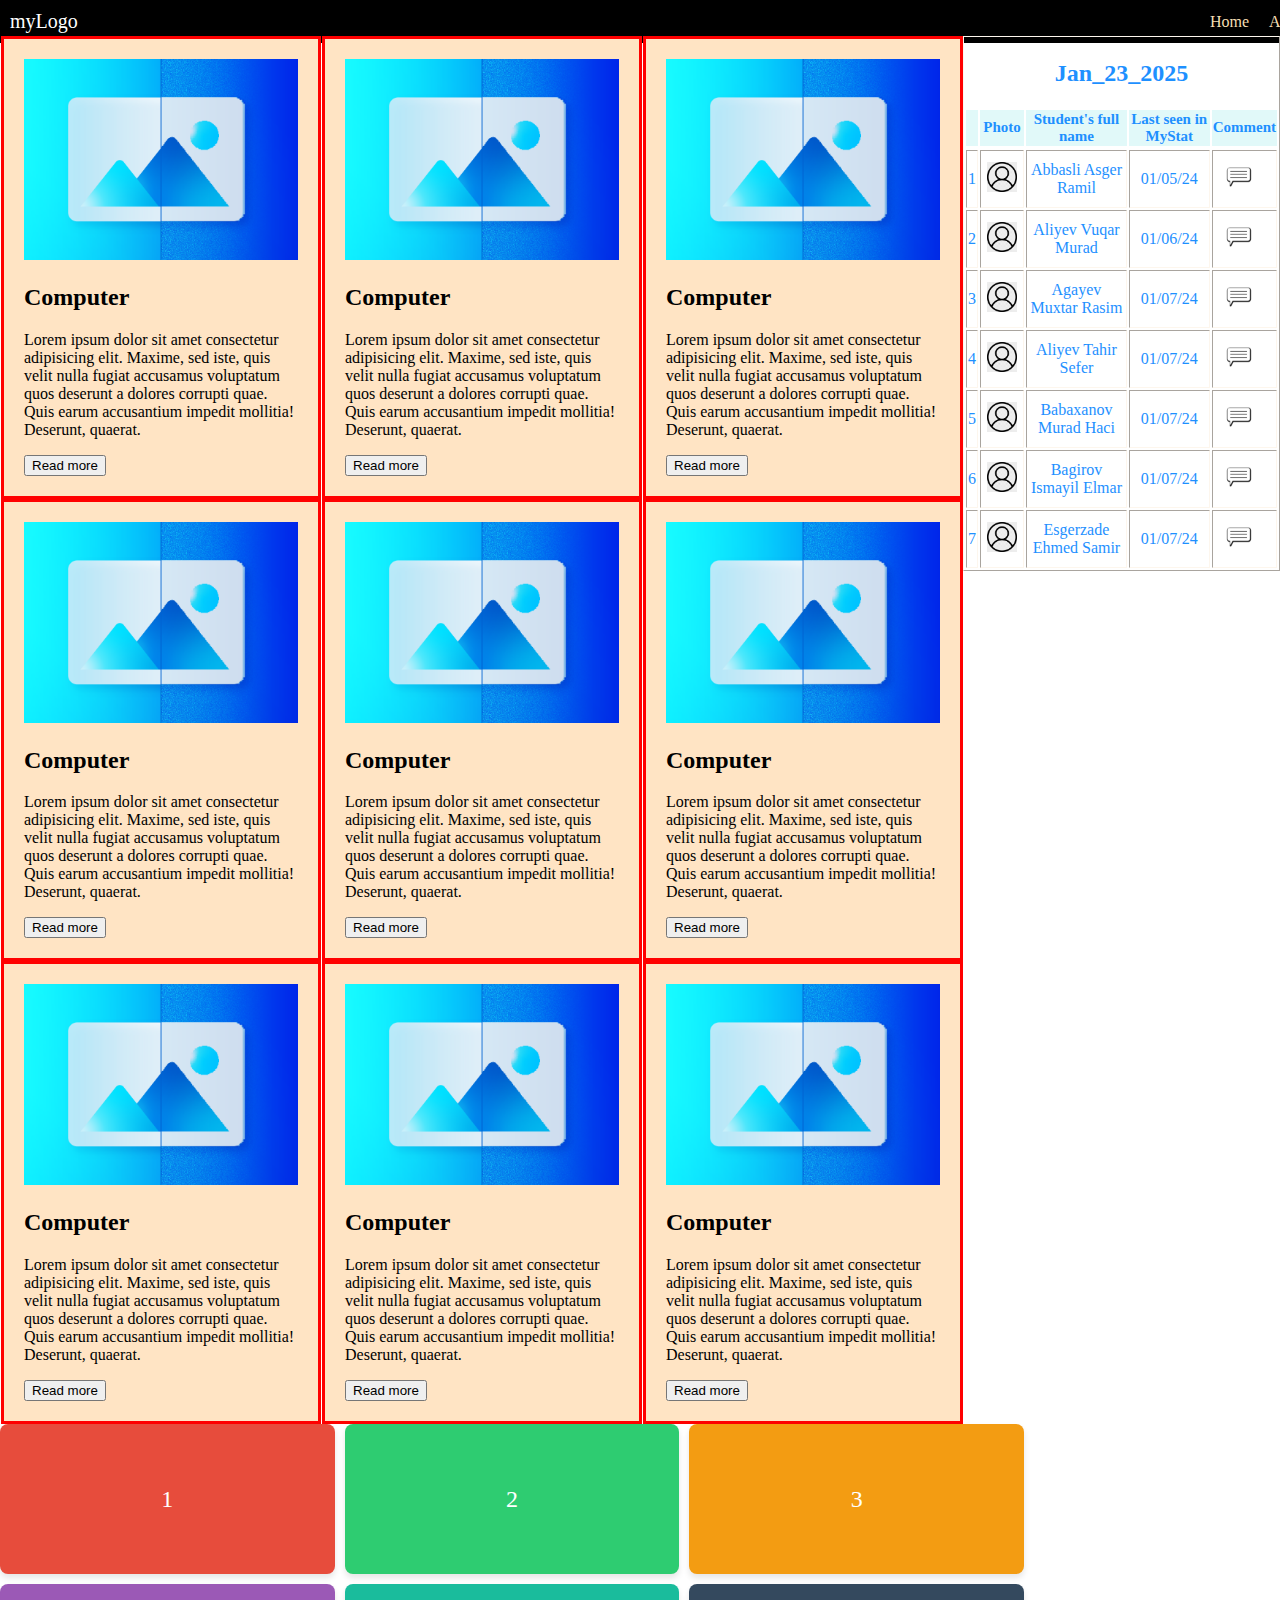
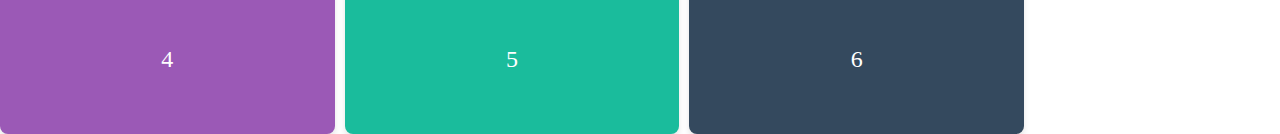
<file: index.html>
<!DOCTYPE html>
<html lang="en">
<head>
    <meta charset="UTF-8">
    <meta name="viewport" content="width=device-width, initial-scale=1.0">
    <title>Document</title>
</head>
<body>
    
<style>
    body{
        margin: 0;
    }

.navbar{
        display: flex;
        background-color: #333;
        padding: 10px;
    }

    .logo{
        color: white;
        text-decoration: none;
        font-size: 20px;
        margin-right: auto;
    }

    .nav-links{
        display: flex;
        list-style: none;
        padding: 0;
        margin:0;
        margin-left: 1200px;
        margin-top: -35px;
    }

    .nav-links a{
        text-decoration: none;
        color: wheat;
        padding: 5px 10px;
    
    }

    .nav-links a:hover{
        background-color: #575757;
        border-radius: 5px;
        
        
    }

    .nav-links li{
        margin: 5px 0;
    }
    .navbar:hover{
        background-color: black;
    }
    .logo:hover{
        color: red;
        
    }

.card{
    margin-left: 1px;
    border-color: black 2px;
    height: 10%;
    width: 10%;
    padding: 20px;
    float: left;
    box-sizing: border-box;
    border: 3px red solid;
    
}

img{
    height: 100%;
    width: 100%;
}
.button{
    background-color: whitesmoke;
    color: black;
    width: 50%;
    border-radius: 5px;
}    

button:hover{
    background-color: cadetblue;
    color: red;
    width: 40%;
    border-radius: 3px;
}

@media only screen and (max-width: 800px) {
    .card{
        box-sizing: border-box;
        float: left;
        height: 10%;
        width: 100%;
        border: 3px solid red;
        margin-top: 20px;
        padding: 20px;
        background-color: bisque;

    }
}

@media only screen and (min-width: 800px) {
    .card{
        box-sizing: border-box;
        float: left;
        height: 10%;
        width: 25%;
        border: 3px solid red;
        padding: 20px;
        background-color: bisque;
    }
}


.container {
  display: grid;
  grid-template-columns: repeat(3, 1fr); 
  grid-template-rows: repeat(2, 150px); 
  gap: 10px; 
  width: 80%;
  max-width: 1200px;
}

.item {
  background-color: #3498db;
  color: white;
  display: flex;
  justify-content: center;
  align-items: center;
  font-size: 24px;
  border-radius: 8px;
  box-shadow: 0 4px 6px rgba(0, 0, 0, 0.1);
}

.item-1 { background-color: #e74c3c; }
.item-2 { background-color: #2ecc71; }
.item-3 { background-color: #f39c12; }
.item-4 { background-color: #9b59b6; }
.item-5 { background-color: #1abc9c; }
.item-6 { background-color: #34495e; }

@media (max-width: 768px) {
  .container {
    grid-template-columns: repeat(2, 1fr); 
    grid-template-rows: repeat(3, 150px); 
  }
}

@media (max-width: 480px) {
  .container {
    grid-template-columns: 1fr;
    grid-template-rows: repeat(6, 150px); 
  }
}

</style>

<div class="navbar"><a href="#" class="logo">myLogo</a></div>

<ul class="nav-links">

    <li> <a href="#">Home</a></li>
    <li> <a href="#">About</a></li>
    <li> <a href="#">Services</a></li>
    <li> <a href="#">Contact</a></li>


</ul>

    <div class="card">
        <div class="cardImg">
            <img src="What-are-High-Resolution-Images.png" alt="#">


        </div>

        <div class="cardText">
            <h2>Computer</h2>

        </div>
        <div class="cardDescription">
            <p>Lorem ipsum dolor sit amet consectetur adipisicing elit. Maxime, sed iste, quis velit nulla fugiat accusamus voluptatum quos deserunt a dolores corrupti quae. Quis earum accusantium impedit mollitia! Deserunt, quaerat.</p>

        </div>

        <button class="button1">Read more</button>

    </div>

    <div class="card">
        <div class="cardImg">
            <img src="What-are-High-Resolution-Images.png" alt="#">


        </div>

        <div class="cardText">
            <h2>Computer</h2>

        </div>
        <div class="cardDescription">
            <p>Lorem ipsum dolor sit amet consectetur adipisicing elit. Maxime, sed iste, quis velit nulla fugiat accusamus voluptatum quos deserunt a dolores corrupti quae. Quis earum accusantium impedit mollitia! Deserunt, quaerat.</p>

        </div>

        <button class="button1">Read more</button>

    </div>
    <div class="card">
        <div class="cardImg">
            <img src="What-are-High-Resolution-Images.png" alt="#">


        </div>

        <div class="cardText">
            <h2>Computer</h2>

        </div>
        <div class="cardDescription">
            <p>Lorem ipsum dolor sit amet consectetur adipisicing elit. Maxime, sed iste, quis velit nulla fugiat accusamus voluptatum quos deserunt a dolores corrupti quae. Quis earum accusantium impedit mollitia! Deserunt, quaerat.</p>

        </div>

        <button class="button1">Read more</button>

    </div>
    <div class="card">
        <div class="cardImg">
            <img src="What-are-High-Resolution-Images.png" alt="#">


        </div>

        <div class="cardText">
            <h2>Computer</h2>

        </div>
        <div class="cardDescription">
            <p>Lorem ipsum dolor sit amet consectetur adipisicing elit. Maxime, sed iste, quis velit nulla fugiat accusamus voluptatum quos deserunt a dolores corrupti quae. Quis earum accusantium impedit mollitia! Deserunt, quaerat.</p>

        </div>

        <button class="button1">Read more</button>

    </div>
    <div class="card">
        <div class="cardImg">
            <img src="What-are-High-Resolution-Images.png" alt="#">


        </div>

        <div class="cardText">
            <h2>Computer</h2>

        </div>
        <div class="cardDescription">
            <p>Lorem ipsum dolor sit amet consectetur adipisicing elit. Maxime, sed iste, quis velit nulla fugiat accusamus voluptatum quos deserunt a dolores corrupti quae. Quis earum accusantium impedit mollitia! Deserunt, quaerat.</p>

        </div>

        <button class="button1">Read more</button>

    </div>
    <div class="card">
        <div class="cardImg">
            <img src="What-are-High-Resolution-Images.png" alt="#">


        </div>

        <div class="cardText">
            <h2>Computer</h2>

        </div>
        <div class="cardDescription">
            <p>Lorem ipsum dolor sit amet consectetur adipisicing elit. Maxime, sed iste, quis velit nulla fugiat accusamus voluptatum quos deserunt a dolores corrupti quae. Quis earum accusantium impedit mollitia! Deserunt, quaerat.</p>

        </div>

        <button class="button1">Read more</button>

    </div>
    <div class="card">
        <div class="cardImg">
            <img src="What-are-High-Resolution-Images.png" alt="#">


        </div>

        <div class="cardText">
            <h2>Computer</h2>

        </div>
        <div class="cardDescription">
            <p>Lorem ipsum dolor sit amet consectetur adipisicing elit. Maxime, sed iste, quis velit nulla fugiat accusamus voluptatum quos deserunt a dolores corrupti quae. Quis earum accusantium impedit mollitia! Deserunt, quaerat.</p>

        </div>

        <button class="button1">Read more</button>

    </div>
    <div class="card">
        <div class="cardImg">
            <img src="What-are-High-Resolution-Images.png" alt="#">


        </div>

        <div class="cardText">
            <h2>Computer</h2>

        </div>
        <div class="cardDescription">
            <p>Lorem ipsum dolor sit amet consectetur adipisicing elit. Maxime, sed iste, quis velit nulla fugiat accusamus voluptatum quos deserunt a dolores corrupti quae. Quis earum accusantium impedit mollitia! Deserunt, quaerat.</p>

        </div>

        <button class="button1">Read more</button>

    </div>
    <div class="card">
        <div class="cardImg">
            <img src="What-are-High-Resolution-Images.png" alt="#">


        </div>

        <div class="cardText">
            <h2>Computer</h2>

        </div>
        <div class="cardDescription">
            <p>Lorem ipsum dolor sit amet consectetur adipisicing elit. Maxime, sed iste, quis velit nulla fugiat accusamus voluptatum quos deserunt a dolores corrupti quae. Quis earum accusantium impedit mollitia! Deserunt, quaerat.</p>

        </div>

        <button class="button1">Read more</button>

    </div>
    

    <table border="1" style="color: dodgerblue; border-color: rgb(253, 246, 237);">
        <Thead>
            <td colspan="5" style="border: 0;">
                <h2 style="text-align: center;"> Jan_23_2025 </h2>
            </td>
            <tr>
                <th style="border: 0; background-color: rgb(225, 249, 249);"> </th>
                <th style="font-size: 15px; border: 0; border-style: inset; background-color: rgb(225, 249, 249); ">
                    Photo</th>
                <th style="font-size: 15px; border: 0; background-color: rgb(225, 249, 249);">Student's full name</th>
                <th style="font-size: 15px; border: 0;background-color: rgb(225, 249, 249);">Last seen in MyStat</th>
                <th style="font-size: 15px; border: 0; background-color: rgb(225, 249, 249);">Comment</th>
            </tr>
        </Thead>
        <tr>
            <Tbody>

                <td>1</td>
                <td>
                    <img src="./computer-icons-user-profile-circle-abstract.jpg" alt=""
                        style="height: 30px; width: 30px; padding: 5px;">
                </td>
                <td style="text-align: center;">
                    Abbasli Asger Ramil
                </td>

                <td style="text-align: center;">
                    01/05/24
                </td>

                <td><img src="./comic-style-comment-icon-with-transparent-background-file-png.webp" alt=""
                        style="height: 40px; width: 40px; padding: 5px; "></td>


        </tr>

        <tr>
            <td>2</td>
            <td><img src="./computer-icons-user-profile-circle-abstract.jpg" alt=""
                    style="height: 30px; width: 30px; padding: 5px;"></td>
            <td style="text-align: center;">Aliyev Vuqar Murad</td>
            <td style="text-align: center;">01/06/24</td>
            <td><img src="./comic-style-comment-icon-with-transparent-background-file-png.webp" alt=""
                    style="height: 40px; width: 40px; padding: 5px;"></td>



        </tr>
        <tr>
            <td>3</td>
            <td><img src="./computer-icons-user-profile-circle-abstract.jpg" alt=""
                    style="height: 30px; width: 30px; padding: 5px;"></td>
            <td style="text-align: center;">Agayev Muxtar Rasim</td>
            <td style="text-align: center;">01/07/24</td>
            <td><img src="./comic-style-comment-icon-with-transparent-background-file-png.webp" alt=""
                    style="height: 40px; width: 40px; padding: 5px;"></td>
        </tr>


        <tr>
            <td>4</td>
            <td><img src="./computer-icons-user-profile-circle-abstract.jpg" alt=""
                    style="height: 30px; width: 30px; padding: 5px;"></td>
            <td style="text-align: center;">Aliyev Tahir Sefer</td>
            <td style="text-align: center;">01/07/24</td>
            <td><img src="./comic-style-comment-icon-with-transparent-background-file-png.webp" alt=""
                    style="height: 40px; width: 40px; padding: 5px;"></td>
        </tr>

        <tr>
            <td>5</td>
            <td> <img src="./computer-icons-user-profile-circle-abstract.jpg" alt=""
                    style="padding: 5px; width: 30px; height: 30px;"></td>
            <td style="text-align: center;">Babaxanov Murad Haci</td>
            <td style="text-align: center;">01/07/24 </td>
            <td><img src="./comic-style-comment-icon-with-transparent-background-file-png.webp" alt=""
                    style="height: 40px; width: 40px; padding: 5px;"></td>
        </tr>

        <tr>
            <td>6</td>
            <td><img src="./computer-icons-user-profile-circle-abstract.jpg" alt=""
                    style="height: 30px; width: 30px; padding: 5px;"></td>
            <td style="text-align: center;">Bagirov Ismayil Elmar</td>
            <td style="text-align: center;">01/07/24</td>
            <td><img src="./comic-style-comment-icon-with-transparent-background-file-png.webp" alt=""
                    style="height: 40px; width: 40px; padding: 5px;"></td>
        </tr>







        <tr>
            <td>7</td>
            <td><img src="./computer-icons-user-profile-circle-abstract.jpg" alt=""
                    style="height: 30px; width: 30px; padding: 5px;"></td>
            <td style="text-align: center;">Esgerzade Ehmed Samir</td>
            <td style="text-align: center;">01/07/24</td>
            <td><img src="./comic-style-comment-icon-with-transparent-background-file-png.webp" alt=""
                    style="height: 40px; width: 40px; padding: 5px;"></td>
        </tr>

        </Tbody>
        <Tfoot>


        </Tfoot>

    </table>

    <div class="container">
        <div class="item item-1">1</div>
        <div class="item item-2">2</div>
        <div class="item item-3">3</div>
        <div class="item item-4">4</div>
        <div class="item item-5">5</div>
        <div class="item item-6">6</div>
      </div>



</body>
</html>
</file>
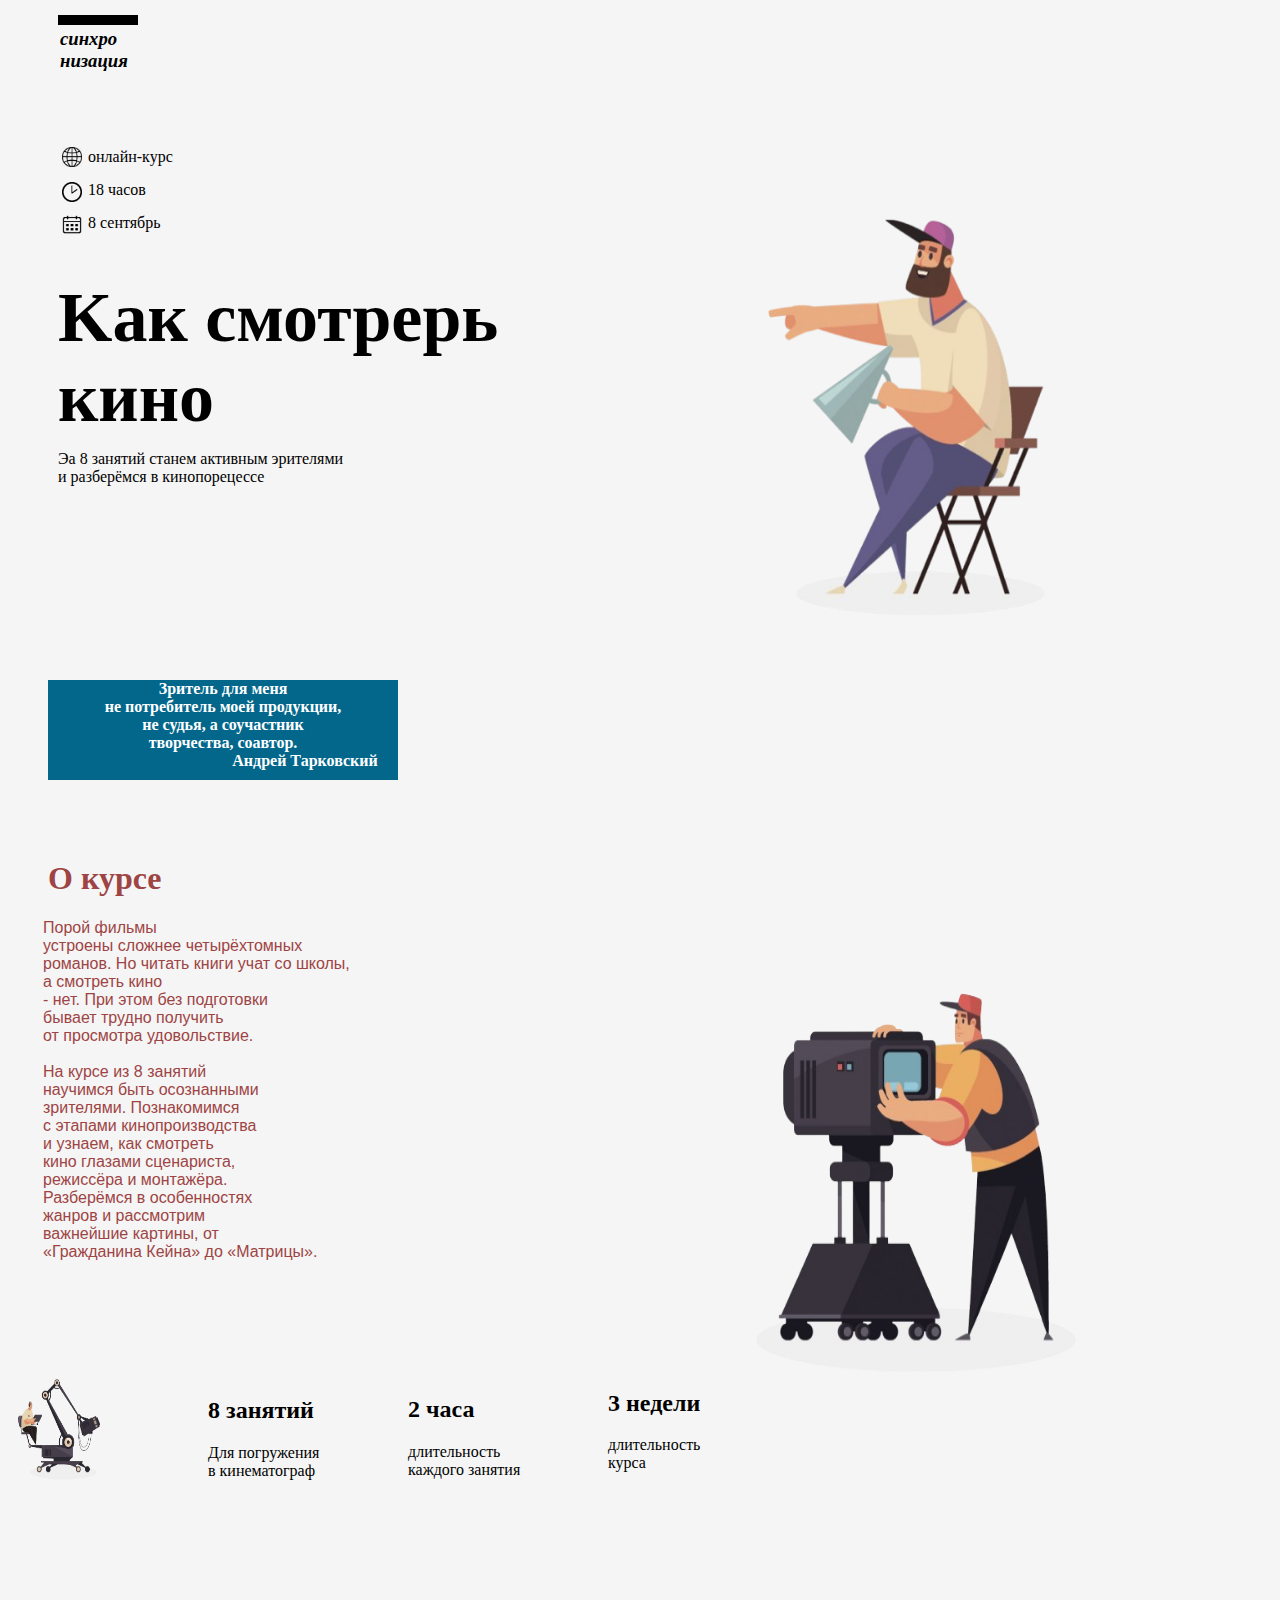
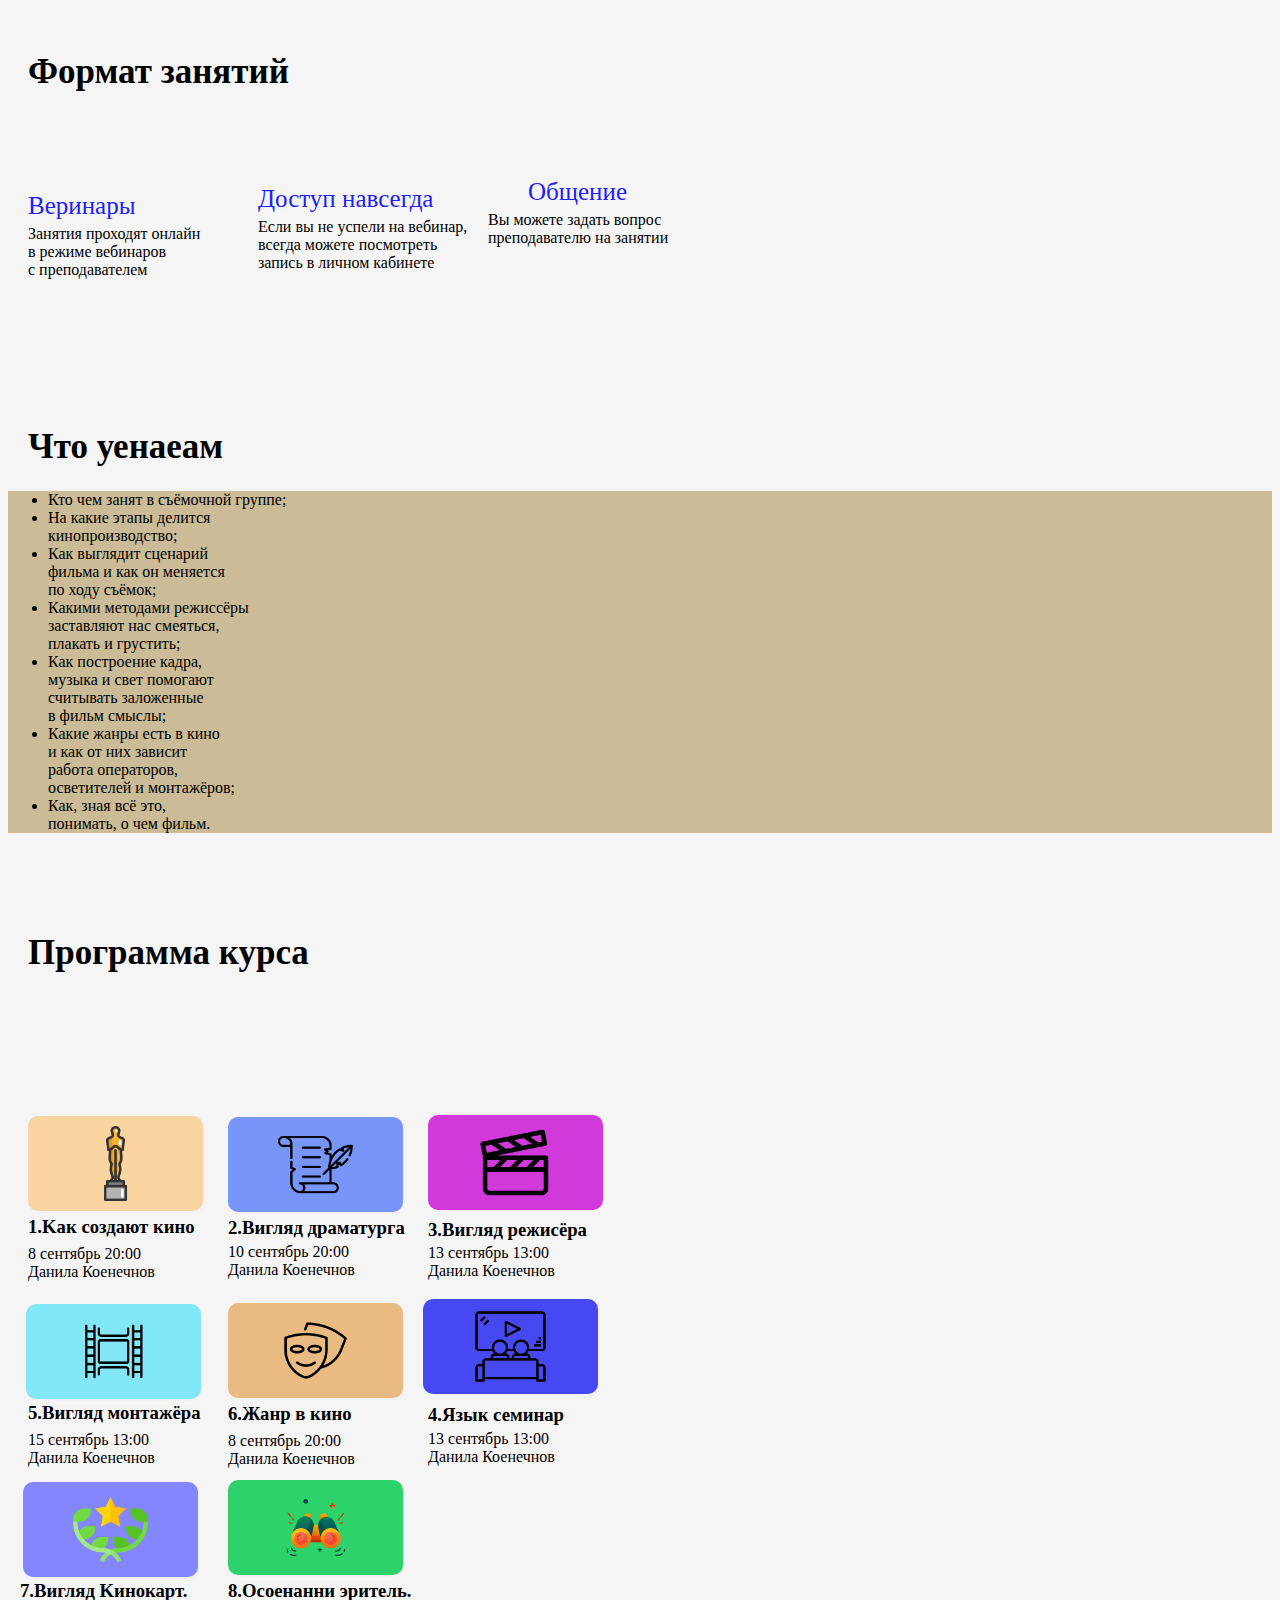
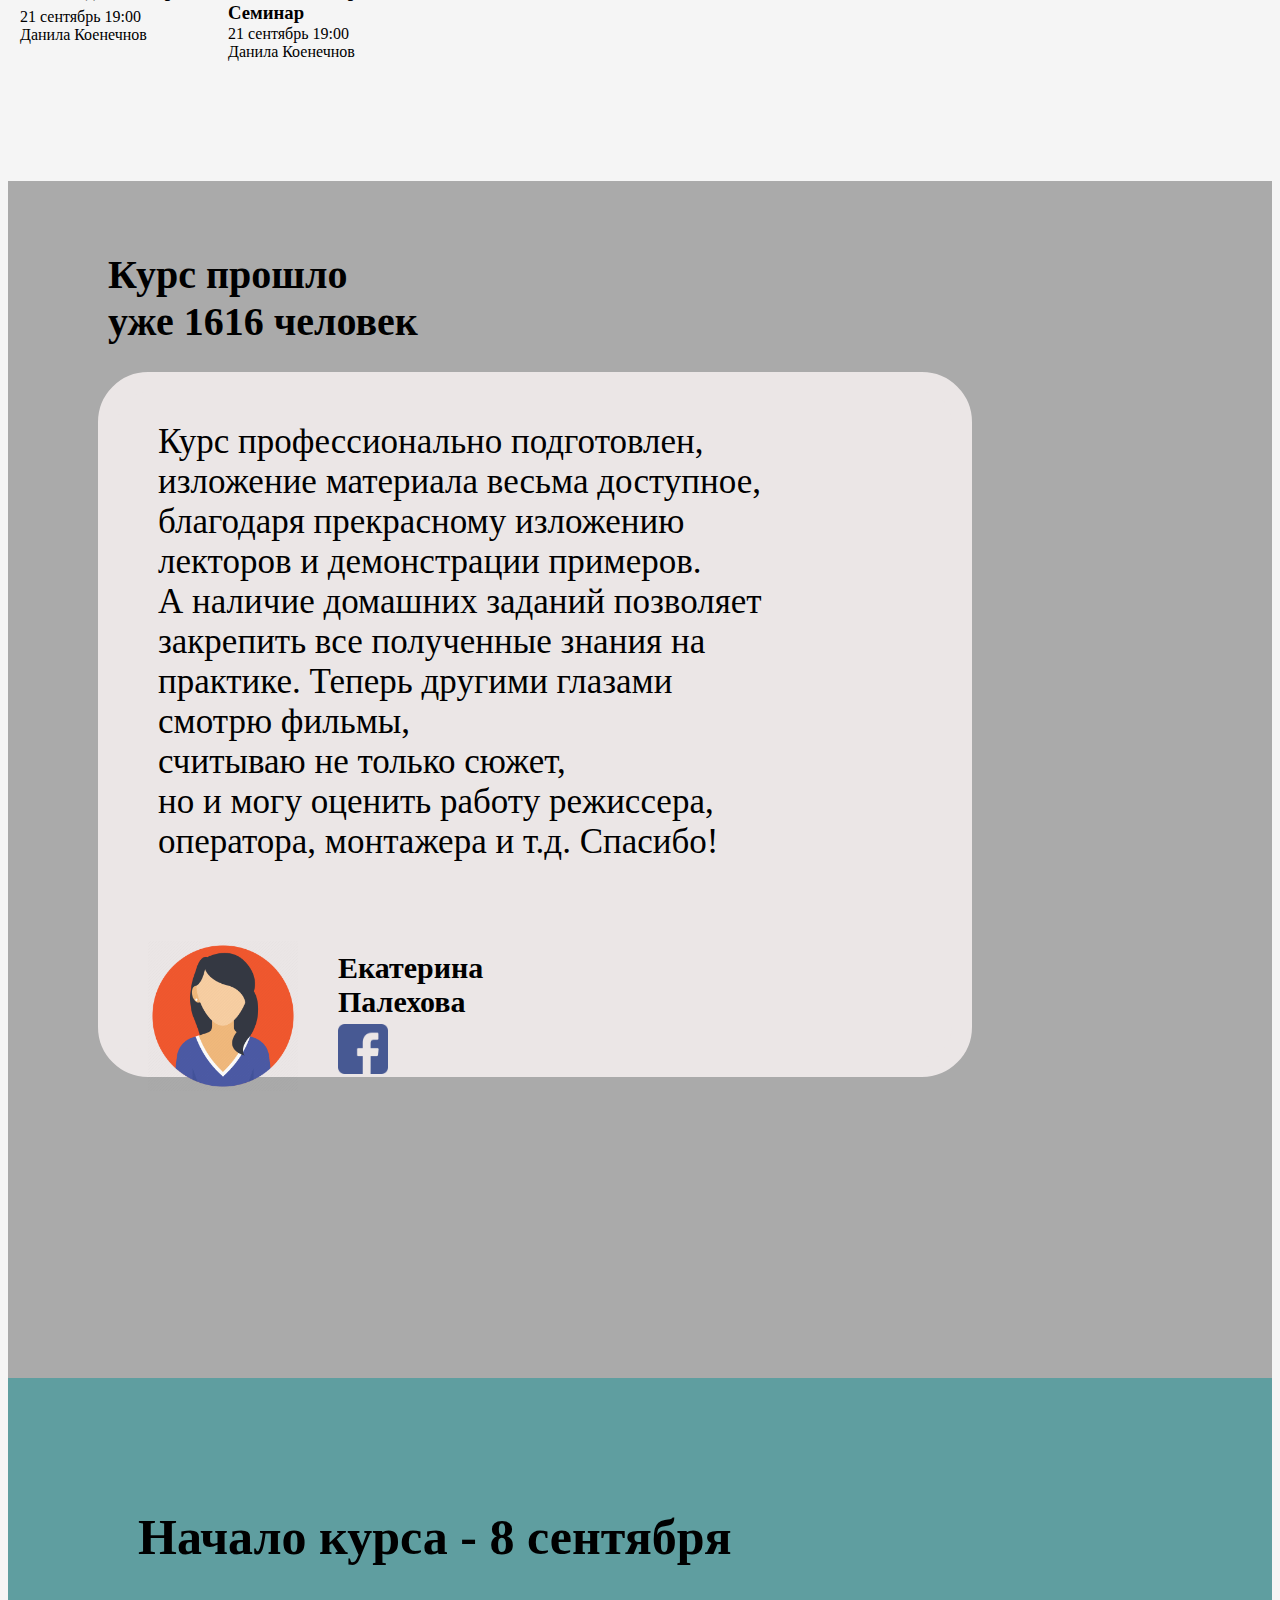
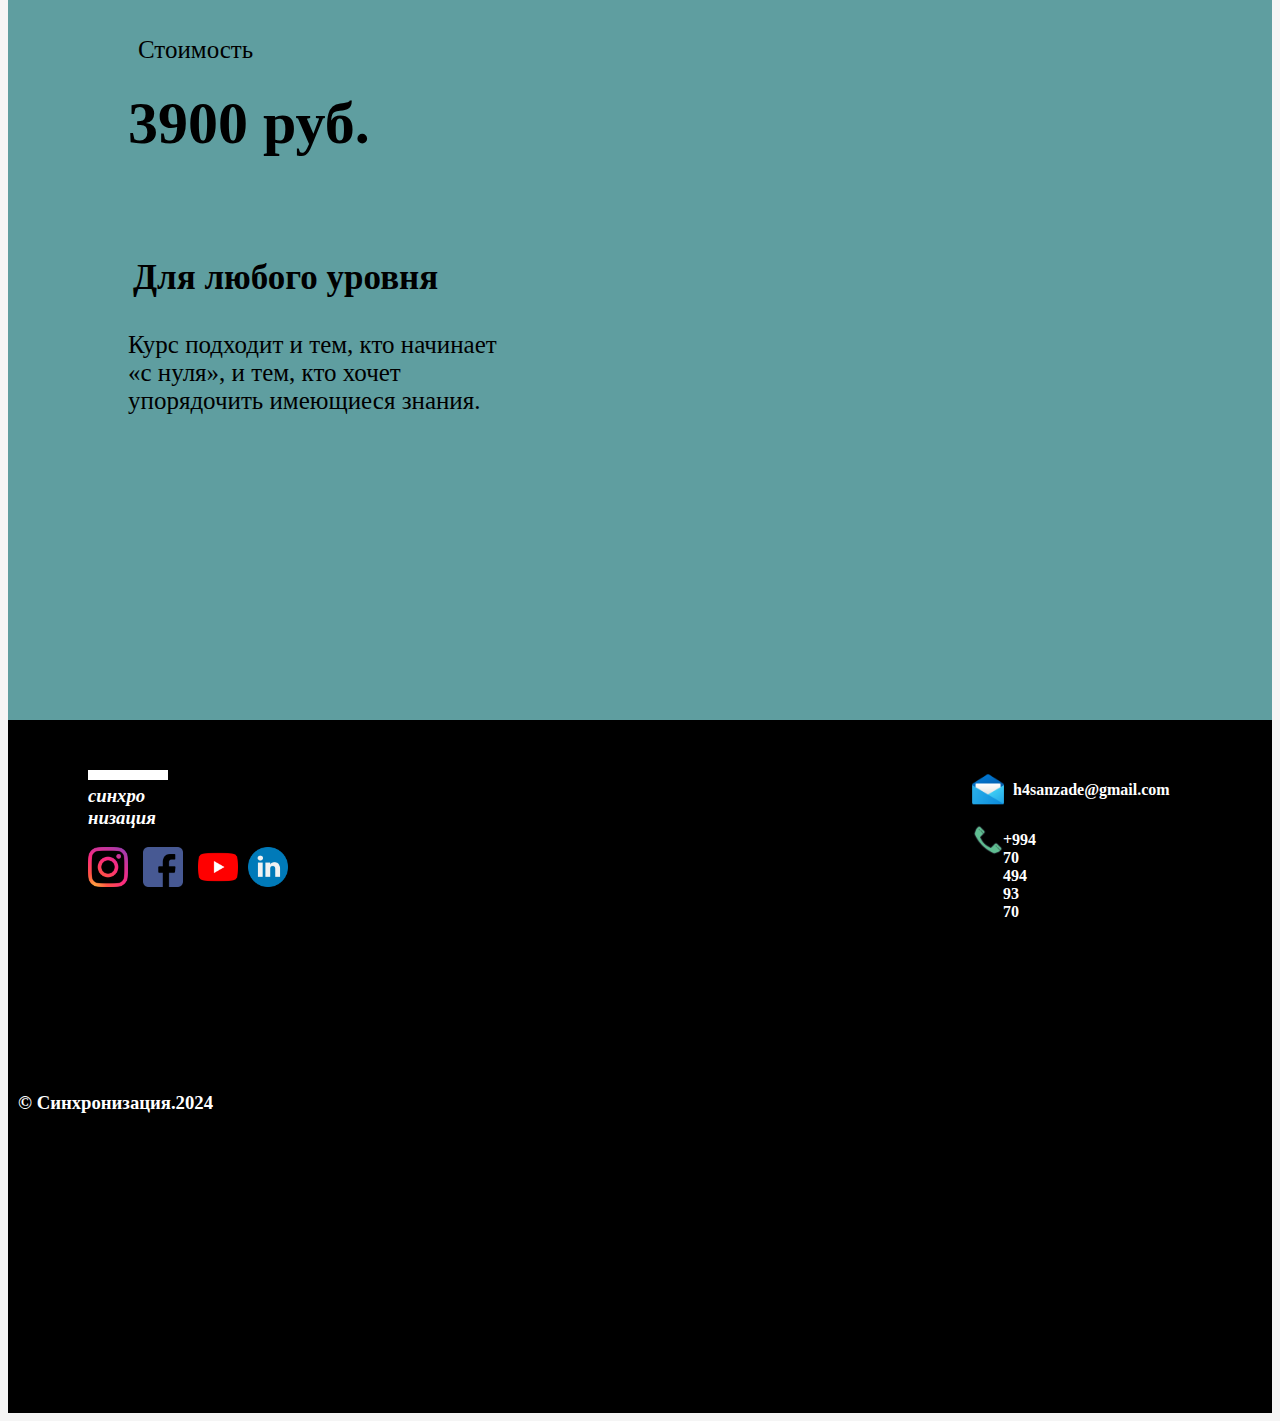
<file: selfstudy/index.html>
<!DOCTYPE html>
<html lang="en">

<head>
    <meta charset="UTF-8">
    <meta name="viewport" content="width=device-width, initial-scale=1.0">
    <title>Page</title>
    <link rel="stylesheet" href="style.css">
</head>

<body style="background-color: whitesmoke;">

    <div style="background-color: black; height: 10px; width: 80px; margin: 15px; margin-left: 50px; ">

    </div>
    <p>
    <h3 style="margin: -13px; margin-right: 15px; padding-left: 65px; padding-bottom: 12px; font-style: italic;">синхро
        <br>низация
    </h3>
    </p>

    <div>


        <div class="container"> <img
                src="./png-transparent-computer-icons-internet-world-wide-web-symmetry-earth-internet.png" alt=""
                class="internet_icon">
            <p style="padding-left: 80px; margin-top: -83.5px;"> <a href="#"
                    style="text-decoration: none; color: black; ">онлайн-курс</a></p>
        </div>



        <img src="./123-1239314_alarm-clock-icons-clock-icon-clipart.png" alt="" class="clock_icon">
        <p style="padding-left:80px; margin-top: -25px;">18 часов </p>


        <div class="head"> <img src="./70-705817_save-the-dates-clipart.jpg" alt="" class="date_icon">
            <p style="padding-left: 80px; margin-top: -25px;">8 сентябрь </p>


        </div>

        <h1 class="heading1">Kак смотрерь
            <br>кино
        </h1>
     
     <div class="bra1">
        <p style="font-family: Georgia, 'Times New Roman', Times, serif; margin: 50px; margin-top: -35px;" class="bra">
            Эа 8 занятий
            станем активным эрителями
            <br> и разберёмся в кинопорецессе
        </p></div>


        <img src="./Ekran_Görüntüsü__13_-removebg-preview.png" alt="" class="megaphone">


        <div class="andrei1">
        <h4 class="andrei">
            Зритель для меня
            <br>не потребитель моей продукции,
            <br>не судья, а соучастник
            <br>творчества, соавтор.
            <br> &nbsp;&nbsp;&nbsp;&nbsp;&nbsp;&nbsp;&nbsp;&nbsp;&nbsp;&nbsp;&nbsp;
            &nbsp;&nbsp;&nbsp;&nbsp;&nbsp;&nbsp;&nbsp;&nbsp;&nbsp;&nbsp;&nbsp;&nbsp;&nbsp;
            &nbsp;&nbsp;&nbsp;&nbsp;&nbsp;&nbsp;&nbsp;&nbsp;&nbsp;&nbsp;&nbsp;&nbsp;&nbsp;&nbsp; Андрей Тарковский
        </h4></div>

        <h1 style=" padding: 40px; color: rgb(158, 68, 68);">O курсе </h1>

        <div class="text">
        <p style="font: 1em sans-serif;margin-left: 35px; margin-top: -40px; color: rgb(158, 68, 68);">Порой фильмы
           <br> устроены сложнее четырёхтомных
            <br> романов. Но читать книги учат со школы,
            <br> а смотреть кино
            <br> - нет. При этом без подготовки 
            <br>бывает трудно получить
            <br> от просмотра удовольствие.
            <br>
            <br>На курсе из 8 занятий
            <br> научимся быть осознанными
            <br> зрителями. Познакомимся
            <br> с этапами кинопроизводства
            <br> и узнаем, как смотреть
            <br> кино глазами сценариста,
            <br> режиссёра и монтажёра.
            <br> Разберёмся в особенностях
            <br>жанров и рассмотрим
            <br> важнейшие картины, от
            <br>«Гражданина Кейна» до «Матрицы».
        </p> </div>
        <img src=".//Ekran_Görüntüsü__15_-removebg-preview.png" alt="" class="cameraman">



        <div class="image-container"> <img src="./Ekran_Görüntüsü__16_-removebg-preview.png" alt="cameraman2"
                style="width: 13%; height: 14%; margin-right: 45%; margin-top: -30px;" class="cameraman2"> </div>
        <div class="eanyat">
            <p>
            <h2 style="margin-left: 200px; margin-top: -820px;" id="eanyat">8 занятий</h2>
            </p>
        </div>

        <div class="eanyat_out">
            <p style="margin-left: 200px; margin-top: 10px; font-family: Georgia, 'Times New Roman', Times, serif;">Для
                погружения
                <br> в кинематограф
            </p>
        </div>

        <div class="casa">
            <p>
            <h2 style="margin-left: 400px; margin-top: -100px;"> 2 часа </h2>
            </p>
        </div>

        <div class="casa_out">
            <p style="margin-left: 400px; margin-top: 10px;">длительность
                <br> каждого занятия
            </p>
        </div>

        <div class="ledeli">
            <p>
            <h2 style="margin-left: 600px; margin-top: -105px;">3 недели </h2>
            </p>
        </div>


        <div class="ledeli_out">
            <p style="margin-left: 600px; margin-top: 10px;">длительность
                <br>курса
            </p>
        </div>
    </div>

    <div class="format">
    <h1 style="margin-top:180px; margin-left: 20px; font-size: 35px;">Формат занятий</h1>
</div>
    <p style="font-size: 25px; color: rgb(32, 32, 249); margin-top: 100px; margin-left: 20px;">Веринары</p>
    <p style="margin-top: -20px; margin-left: 20px;">Занятия проходят онлайн
        <br> в режиме вебинаров
        <br> с преподавателем
    </p>

    <div class="dostup">
        <p style="font-size: 25px; color: rgb(32, 32, 249); margin-top: -110px; margin-left: 250px;">Доступ навсегда</p>
    </div>
    <div class="dostup_out">
        <p style="margin-top: -20px; margin-left: 250px;">Если вы не успели на вебинар,
            <br> всегда можете посмотреть
            <br> запись в личном кабинете
        </p>
    </div>

    <div class="obsenie">
        <p style="font-size: 25px; color: rgb(32, 32, 249); margin-left: 520px; margin-top: -110px;"> Общение</p>
    </div>
    <div class="obsenie_out">
        <p style="margin-top: -20px; margin-left: 480px;">Вы можете задать вопрос
            <br>преподавателю на занятии
        </p>
    </div>



    <h1 style="font-size: 35px;margin-left: 20px; margin-top: 180px;">Что уенаеам </h1>
    <div class="list">
    <ul style="background-color: rgb(203, 187, 151);">
        <li> Кто чем занят в съёмочной группе;</li>
        <li>На какие этапы делится 
            <br>кинопроизводство;</li>
        <li>Как выглядит сценарий 
            <br>фильма и как он меняется
            <br>по ходу съёмок;
        </li>
        <li>Какими методами режиссёры 
            <br>заставляют нас смеяться,
            <br> плакать и грустить;
        </li>
        <li> Как построение кадра,
            <br> музыка и свет помогают
            <br> считывать заложенные 
            <br>в фильм смыслы;
        </li>
        <li>Какие жанры есть в кино
            <br> и как от них зависит
            <br> работа операторов, 
            <br>осветителей и монтажёров;</li>
        <li>Как, зная всё это,
            <br> понимать, о чем фильм.</li>
    </ul>
</div>
    <div>
      <div class="program">  <h1 style="margin-top:100px; margin-left: 20px; font-size: 35px;">Программа курса </h1></div>
        <div class="boxes"> <img src="rewardicon.png" alt="" class="rewardicon"> </div>
        <h3 style="margin-top: 5px; margin-left: 20px;"> <a href="#">1.Kак создают кино</a> </h3>
        <p style="margin-left: 20px; margin-top: -12px;">8 сентябрь 20:00
            <br> Данила Коенечнов
        </p>
        <div class="boxes"><img src="./feather.png" alt="" class="feather_letter"></div>
        <h3 style="margin-left: 220px; margin-top: -80px;"><a href="#">2.Вигляд драматурга</a></h3>
        <p style="margin-left: 220px; margin-top: -15px;">10 сентябрь 20:00
            <br> Данила Коенечнов
        </p>
        <div class="boxes"> <img src="./clapperboard.png" alt="" class="film_icon"> </div>
        <div class="film_head">
            <p>
            <h3 style="margin-top: -92px; margin-left: 420px;"><a href="#">3.Вигляд режисёра</a> </h3>
        </div>
        <div class="film_out">
            <p style="margin-top: -15px; margin-left: 420px;">13 сентябрь 13:00
                <br>Данила Коенечнов
            </p>
        </div>


        <div class="boxes"><img src="./tape.png" alt="" class="tape"></div>
        <h3 style="margin-left: 20px; margin-top: 3px;"><a href="#">5.Вигляд монтажёра</a></h3>
        <p style="margin-left: 20px ; margin-top: -12px;">15 сентябрь 13:00
            <br>Данила Коенечнов
        </p>

        <div class="boxes"><img src="./facemask.png" alt="" class="facemask"></div>
        <h3 style="margin-left: 220px; margin-top: -80px;"><a href="">6.Жанр в кино</a></h3>
        <p style="margin-left: 220px; margin-top: -12px;">8 сентябрь 20:00
            <br>Данила Коенечнов
        </p>

        <div class="boxes"><img src="./cinema.png" alt="" class="cinema"></div>
        <div class="seminar_head">
            <h3 style="margin-left: 420px; margin-top: -80px;"><a href="#">4.Язык семинар</a> </h3>
        </div>
        <div class="seminar_out">
            <p style="margin-top: -15px; margin-left: 420px;">13 сентябрь 13:00
                <br> Данила Коенечнов
            </p>
        </div>


        <div class="boxes"><img src="./crown.png" alt="" class="crown"></div>
        <h3 style="margin-left: 12px; margin-top: 3px;"><a href="#">7.Вигляд Kинокарт. </a></h3>
        <p style="margin-left: 12px; margin-top: -12px;">21 сентябрь 19:00
            <br> Данила Коенечнов
        </p>

        <div class="boxes"><img src="./binocular_8972436.png" alt="" class="binocular"></div>
        <h3 style="margin-left: 220px; margin-top: -80px;"> <a href="#">8.Oсоенанни эритель.
                <br>Семинар </a> </h3>
        <p style="margin-left: 220px; margin-top: -18px;">21 сентябрь 19:00
            <br> Данила Коенечнов
        </p>
    </div>

    <div class="back_gr1">


        <div class="kurs">
            <h1 style="font-size: 40px; margin-top: -230px; margin-left: -200px;">Курс прошло 
                <br>уже 
                1616 человек </h1>
        </div>
        <div class="textbar">
           <p style="margin-top: -130px; margin-left: -120px; font-size: 35px;" class="textbar2">Курс профессионально
                подготовлен,
                изложение материала весьма доступное,
                благодаря прекрасному изложению 
                <br>лекторов и демонстрации примеров.
               <br> А наличие домашних заданий позволяет
                <br> закрепить все полученные знания на практике.
                Теперь другими глазами смотрю фильмы, 
                <br>считываю не только сюжет, 
                <br>но и могу оценить работу режиссера,
                оператора, монтажера и т.д. Спасибо!</p>  
        </div>
        <div> <img src="./female_icon.png" alt="" class="female_icon"> </div>

        <p class="ekaterina">
        <h2 style="margin-top: -160px; margin-left: 30px; font-size: 30px;">Екатерина
            <br>Палехова
        </h2>
        </p>
        <div class="fcbk"> <a href="https://www.facebook.com/" target="_blank"> <img src="./facebook_174848.png" alt=""
                    class="facebook">
            </a> </div>

    </div>


    <div class="back_gr2">
        <div class="nacalo">
            <h1
                style="font-size: 50px; font-family: Georgia, 'Times New Roman', Times, serif; margin-top: -150px; margin-left: -150px;">
                Начало курса - 8 сентября </h1>
        </div>
        <div class="stoimost">
            <p style="font-size: 25px; margin-left: -150px; margin-top: 70px;">Стоимость </p>
        </div>

        <div class="rubl">
            <h1 style="font-size: 60px; margin-top: 10px; margin-left: -160px;">3900 руб. </h1>
        </div>




        <div class="dlya">
            <h1
                style="font-size: 35px; margin-left: -155px; margin-top: 100px; font-family: Georgia, 'Times New Roman', Times, serif;">
              <p>  Для любого уровня</p></h1>
        </div>



        <p class="first"> <br> Курс подходит и тем, кто начинает
            <br> «с нуля», и тем, кто хочет
            <br> упорядочить имеющиеся знания.
        </p>
    </div>








    </div>
    <footer>
        <style>
            footer {
                background-color: black;
                padding: 250px;
                border: 30px black solid;
            }
        </style>
        <div
            style="background-color: white; height: 10px; width: 80px; margin: 15px; margin-left: -200px; margin-top: -230px; ">
        </div>
        <h3 style="margin-top: -10px; font-style: italic; color: white; margin-left: -200px;">синхро
            <br>низация
        </h3>

        <div class="socials">
            <div class="socials"> <a href="https://www.instagram.com/" target="_blank"> <img
                        src="./1298747_instagram_brand_logo_social media_icon.png" alt="" class="insta"> </a> </div>
            <div class="socials"> <a href="https://www.facebook.com/" target="_blank"> <img src="./facebook_174848.png"
                        alt="" class="fb"> </a></div>
            <div class="socials"> <a href="https://www.youtube.com/?hl=tr" target="_blank"> <img
                        src="./youtube_1384060.png" alt="" class="yt"></a></div>
            <div class="socials"> <a href="https://tr.linkedin.com/" target="_blank"> <img src="./linkedin_145807.png"
                        alt="" class="linkedin"> </a></div>

        </div>

        <div class="contacts">
            <div class="telephone1"><img src="./icons8-telephone-100.png" alt="" class="telephone"> </div>
            <div class="contacts"> <img src="./icons8-mail-48.png" alt="" class="mail"> </div>
            <div class="telephone_number">
                <h4 style="color: white; margin-left: 800px; margin-top: -120px;">+994 70 494 93 70
                </h4>
            </div>
            <div class="gmail_adres">
                <h4 style="color: white; margin-left: 800px; margin-top: -55px;">
                    h4sanzade@gmail.com</h4>
            </div>

        </div>
        <h3 style="color: white; margin-left: -270px; margin-top: 20%;"> © Cинхронизация.2024</h3>
    </footer>
</body>




</html>
</file>
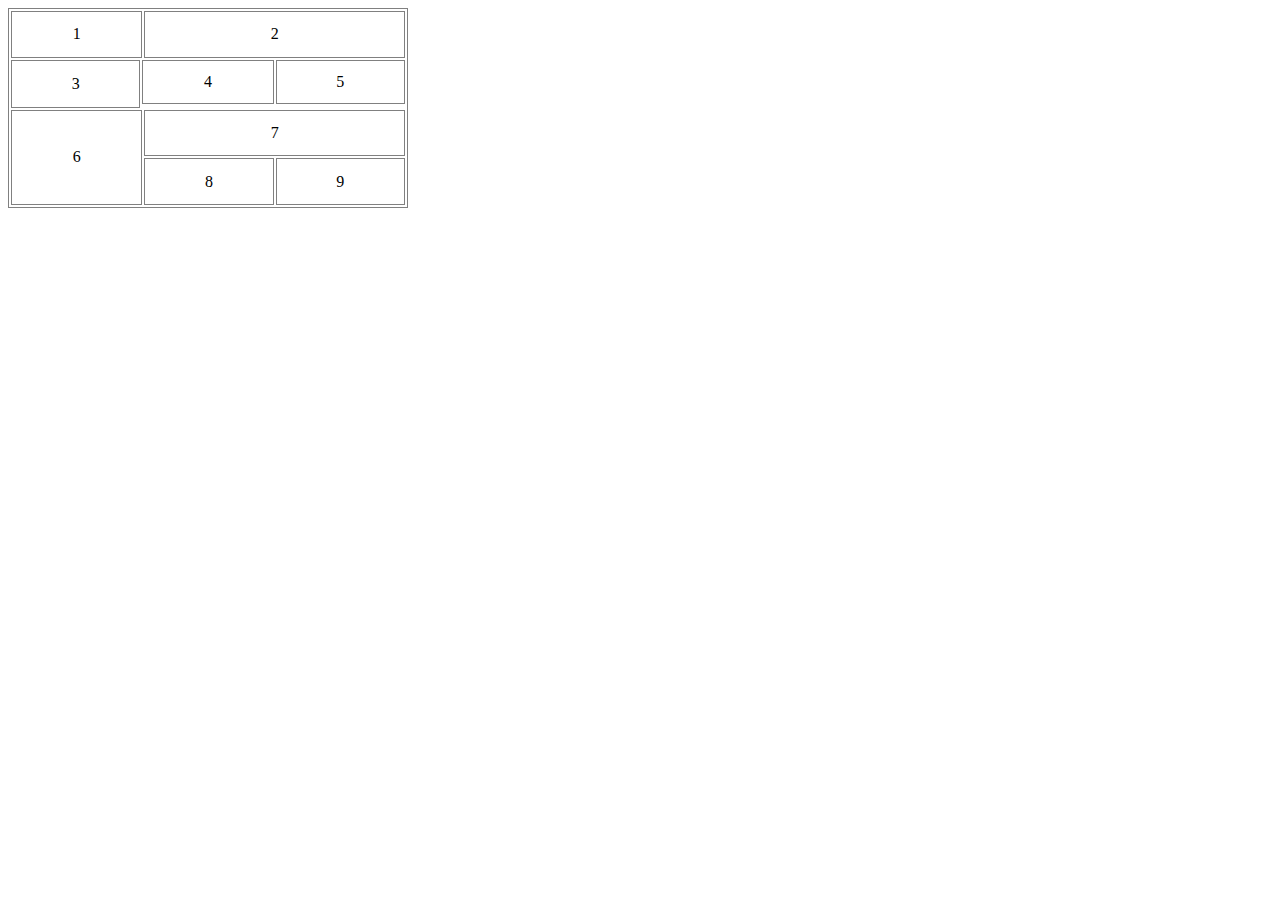
<file: Hometask1.html>
<!DOCTYPE html>
<html lang="en">
<head>
    <meta charset="UTF-8">
    <title>Homework </title>
</head>
<body>
    <div>
        <table style="border: 1px solid gray; width: 400px; height: 200px;">
            <tr>
                <td colspan="2" rowspan="2" style="border: 1px solid gray;text-align: center;">1</td>
                <td colspan="3" rowspan="2" style="border: 1px solid gray;text-align: center;">2</td>
            </tr>
            <tr>
                
            </tr>
            <tr>
                <td rowspan="5" style="border: 1px solid gray;text-align: center;">3</td>
                <td colspan="2" rowspan="3" style="border: 1px solid gray; text-align: center;">4</td>
                <td colspan="2" rowspan="3" style="border: 1px solid gray; text-align: center;">5</td>
            </tr>
            <tr>
                
            </tr>
            <tr>
               
            </tr>
            <tr>
                
                <tr colspan="2"></tr>
                <td colspan="2" rowspan="4" style="border: 1px solid gray; text-align: center;">6</td>
                <td colspan="2" rowspan="2" style="border: 1px solid gray;text-align: center;">7</td>
            </tr>
            <tr>
               
            </tr>
            <tr>
                <td rowspan="2" style="border: 1px solid gray;text-align: center;">8</td>
                <td colspan="2" rowspan="2" style="border: 1px solid gray;text-align: center;">9</td>
            </tr>
            <tr>
               
            </tr>
        </table>
    </div>
</body>
</html>
</file>
<file: selfstudy/style.css>
.internet_icon {
    width: 20px;
    height: 20px;
    padding: 60px;
    margin-left: -6px;


}

.clock_icon {
    height: 20px;
    width: 20px;
    margin-left: 54px;



}

.date_icon {
    height: 20px;
    width: 20px;
    margin-left: 54px;


}

.heading1 {

    padding-left: 50px;
    font-size: 70px;
    font-family: Georgia, 'Times New Roman', Times, serif;
}

.megaphone {
    width: 450px;
    height: 450px;
    margin-left: 700px;
    margin-top: -350px;

}

.andrei {
    background-color: #02678b;
    width: 350px;
    height: 100px;
    font-family: Georgia, 'Times New Roman', Times, serif;
    color: white;
    text-align: center;
    margin: 40px;
}

.cameraman {
    width: 440px;
    height: 440px;
    margin-left: 700px;
    margin-top: -320px;
}

.rewardicon {
    height: 75px;
    width: 75px;
    border-radius: 10px;
    box-shadow: 1px 1px 1px 1px rgb(243, 241, 241);
    border: solid rgb(250, 212, 161) 10px;
    background-color: rgb(250, 212, 161);
    border-left-width: 50px;
    border-right-width: 50px;
    margin-top: 120px;
    margin-left: 20px;


}

.boxes {
    padding: 0;
    margin: 0;
    list-style: none;
    display: flex;
    flex-flow: row wrap;
    justify-content: flex-start;
}

.feather_letter {
    height: 75px;
    width: 75px;
    border-radius: 10px;
    box-shadow: 1px 1px 1px 1px rgb(243, 241, 241);
    border: solid rgb(120, 150, 249) 10px;
    background-color: rgb(120, 150, 249);
    border-left-width: 50px;
    border-right-width: 50px;
    margin-top: -180px;
    margin-left: 220px;



}

.film_icon {
    height: 75px;
    width: 75px;
    border-radius: 10px;
    box-shadow: 1px 1px 1px 1px rgb(243, 241, 241);
    border: solid rgb(210, 57, 219) 10px;
    background-color: rgb(210, 57, 219);
    border-left-width: 50px;
    border-right-width: 50px;
    margin-top: -180px;
    margin-left: 420px;


}

.tape {
    height: 75px;
    width: 75px;
    border-radius: 10px;
    box-shadow: 1px 1px 1px 1px rgb(243, 241, 241);
    border: solid rgb(130, 232, 248) 10px;
    background-color: rgb(130, 232, 248);
    border-left-width: 50px;
    border-right-width: 50px;
    margin-left: 18px;
    margin-top: 8px;
}

.facemask {
    height: 75px;
    width: 75px;
    border-radius: 10px;
    box-shadow: 1px 1px 1px 1px rgb(243, 241, 241);
    border: solid rgb(233, 186, 129) 10px;
    background-color: rgb(233, 186, 129);
    border-left-width: 50px;
    border-right-width: 50px;
    margin-top: -180px;
    margin-left: 220px;

}


.cinema {
    height: 75px;
    width: 75px;
    border-radius: 10px;
    box-shadow: 1px 1px 1px 1px rgb(243, 241, 241);
    border: solid rgb(70, 73, 241) 10px;
    background-color: rgb(70, 73, 241);
    border-left-width: 50px;
    border-right-width: 50px;
    margin-top: -185px;
    margin-left: 415px;


}

.crown {
    height: 75px;
    width: 75px;
    border-radius: 10px;
    box-shadow: 1px 1px 1px 1px rgb(243, 241, 241);
    border: solid rgb(132, 134, 255) 10px;
    background-color: rgb(132, 134, 255);
    border-left-width: 50px;
    border-right-width: 50px;

    margin-left: 15px;


}

.binocular {

    height: 75px;
    width: 75px;
    border-radius: 10px;
    box-shadow: 1px 1px 1px 1px rgb(243, 241, 241);
    border: solid rgb(45, 211, 106) 10px;
    background-color: rgb(45, 211, 106);
    border-left-width: 50px;
    border-right-width: 50px;
    margin-top: -180px;
    margin-left: 220px;

}

a {
    text-decoration: none;
    color: black;
}

a:hover {
    color: burlywood;

}

.back_gr1 {
    background-color: rgb(170, 170, 170);
    padding: 300px;
    margin-top: 120px;
}

.textbar {
    border: rgb(235, 230, 230) solid 20px;
    background-color: rgb(235, 230, 230);
    padding: 160px;
    margin-top: 20px;
    margin-left: -210px;
    border-radius: 50px;


}

.female_icon {
    width: 150px;
    height: 150px;
    margin-left: -160px;
    margin-top: -180px;

}

.facebook {
    width: 50px;
    height: 50px;
    margin-left: 30px;

}

.facebook:hover {
    background-color: rgb(126, 117, 99);
}

.back_gr2 {
    border: 30px solid cadetblue;
    background-color: cadetblue;
    padding: 250px;
}

.first {
    font-size: 25px;
    margin-left: -160px;
    margin-top: -30px;
}




.insta {
    width: 40px;
    height: 40px;
    margin-left: -200px;

}

.fb {
    width: 40px;
    height: 40px;
    margin-left: -145px;

}

.yt {
    width: 40px;
    height: 40px;
    margin-left: -90px;
}





.linkedin {
    width: 40px;
    height: 40px;
    margin-left: -40px;
}

.socials {
    padding: 0;
    margin: 0;
    list-style: none;
    display: flex;
    flex-flow: row wrap;
    justify-content: flex-start;
}

.contacts {
    padding: 0;
    margin: 0;
    list-style: none;
    display: flex;
    flex-flow: row wrap;
    justify-content: flex-start;
}

.telephone {
    width: 40px;
    height: 40px;
    margin-left: 1700%;
    margin-top: -170px;

}

.telephone1 {
    margin-top: -45px;
}

.telephone_number {
    margin-top: 60px;
    margin-left: -85px;

}

.gmail_adres {
    margin-top: -115px;
    margin-left: -75px;


}




.mail {
    width: 40px;
    height: 40px;
    margin-left: 1600%;
    margin-top: -120px;
}

.fcbk {
    margin-top: -20px;
}



.image-container {
    width: 800px;
    height: 800px;
    position: relative;
}

/* .image-container img {
    position: absolute;
    width: 100%;
    height: 100%;
    object-fit: contain;
} */

.row {
    padding: 0;
    margin: 0;
    list-style: none;
    display: flex;
    flex-flow: row wrap;
    justify-content: flex-start;
}

@media only screen and (max-width:600px) {
    .heading1 {
        margin-left: -25px;
        font-size: 50px;
    }
    .bra1{
        margin-left: -20px;
    }


    .megaphone {
        width: 120px;
        height: 120px;
        margin-left: 190px;
        margin-top: -40px;
    }
    .andrei1{
        margin-left: -70px;
        font-size: 15px;
    }

    .text{
        margin-left: -40px;
        font-size: 15px;
    }

    .andrei {
        margin-left: 8px;

    }

    .cameraman {
        width: 160px;
        height: 160px;
        margin-top: -10px;
        margin-left: 150px;
    }

    .cameraman2 {
        display: none;
        overflow: hidden;
    }

    .casa {
        margin-top: 30px;
        margin-left: -240px;
    }

    .eanyat {
        margin-top: -20px;
        margin-left: -200px;
    }

    .eanyat_out {
        margin-left: -200px;
        margin-top: -15px;
    }

    .casa_out {
        margin-top: -10px;
        margin-left: -240px;
    }

    .ledeli {
        margin-top: 120px;
        margin-left: -600px;
    }

    .ledeli_out {
        margin-left: -600px;
        margin-top: -15px;
    }
    .format{
        margin-left: -20px;
    }
    .list{
        margin-left: -10px;
        font-size: 13px;
    }
    .program{
        margin-left: -23px;
    }

    .dostup {
        margin-top: 150px;
        margin-left: -230px;
    }
   

    .dostup_out {
        margin-left: -230px;
    }

    .obsenie {
        margin-top: 150px;
        margin-left: -500px;
    }

    .obsenie_out {
        margin-left: -460px;
    }

    .film_icon {
        margin-top: 20px;
        margin-left: 20px;
    }

    .film_head {
        margin-left: -400px;
        margin-top: 95px;
    }
  

    .film_out {
        margin-left: -400px;
    }

    .seminar_head {
        display: none;
    }

    .cinema {
        margin-top: -370px;
        margin-left: 220px;
    }

    .seminar_out {
        display: none;
    }

    .kurs {
        width: 200px;
        margin-left: -80px;
    }

    .textbar {
        width: 100px;
        height: 800px;

        border: rgb(235, 230, 230) solid 20px;
        background-color: rgb(235, 230, 230);
        margin-top: 20px;
        margin-left: -300px;
        border-radius: 50px;

    }

    .back_gr1 {
        width: 450px;

    }

    .ekaterina {
        margin-top: -160px;
        margin: 20px;
        margin-left: -20px;
    }

    .female_icon {
        margin-left: -270px;
        margin-top: -200px;

    }

    .back_gr2 {
        width: 490px;

    }

    .nacalo {
        margin-left: -110px;
        width: 200px;
    }

    .stoimost {
        margin-left: -100px;
    }

    .rubl {
        margin-left: -100px;
    }


    .dlya {
        margin-left: -120px;
        
    }

    .first {
        margin-left: -280px;
        margin-top: -30px;
    }

    .prokho {
        display: none;
    }

    .second {
        display: none;
    }

    footer {
        width: 490px;
    }

    .telephone {
        margin: 100px;
        margin-left: -220px;
    }

    .telephone_number {
        margin-left: -980px;
        margin-top: 185px;

    }

    .mail {
        margin-top: 160px;
        margin-left: -220px;
    }

    .gmail_adres {
        margin-left: -910px;
        margin-top: 225px;
    }

    .textbar {
        border: rgb(235, 230, 230) solid 10px;
        background-color: rgb(235, 230, 230);
        padding: 160px;
        margin-top: 10px;
        margin-left: -310px;
        border-radius: 50px;
        width: 220px;

    }

}

@media only screen and (min-width:600px) and (max-width:1100px) {
    .megaphone {
        margin-left: 550px;
    }

    .cameraman {

        margin-left: 500px;
    }

    .back_gr1 {
        width: 470px;
    }

    .back_gr2 {
        width: 510px;
    }

    footer {
        width: 510px;
    }

    .telephone {
        margin-left: 350px;
        text-align: center;

    }

    .telephone_number {
        margin-left: -420px;
        margin-top: 60px;


    }

    .mail {
        margin-left: 350px;
        text-align: center;
    }

    .gmail_adres {
        margin-left: -410px;
        margin-top: -110px;
    }

}
</file>
